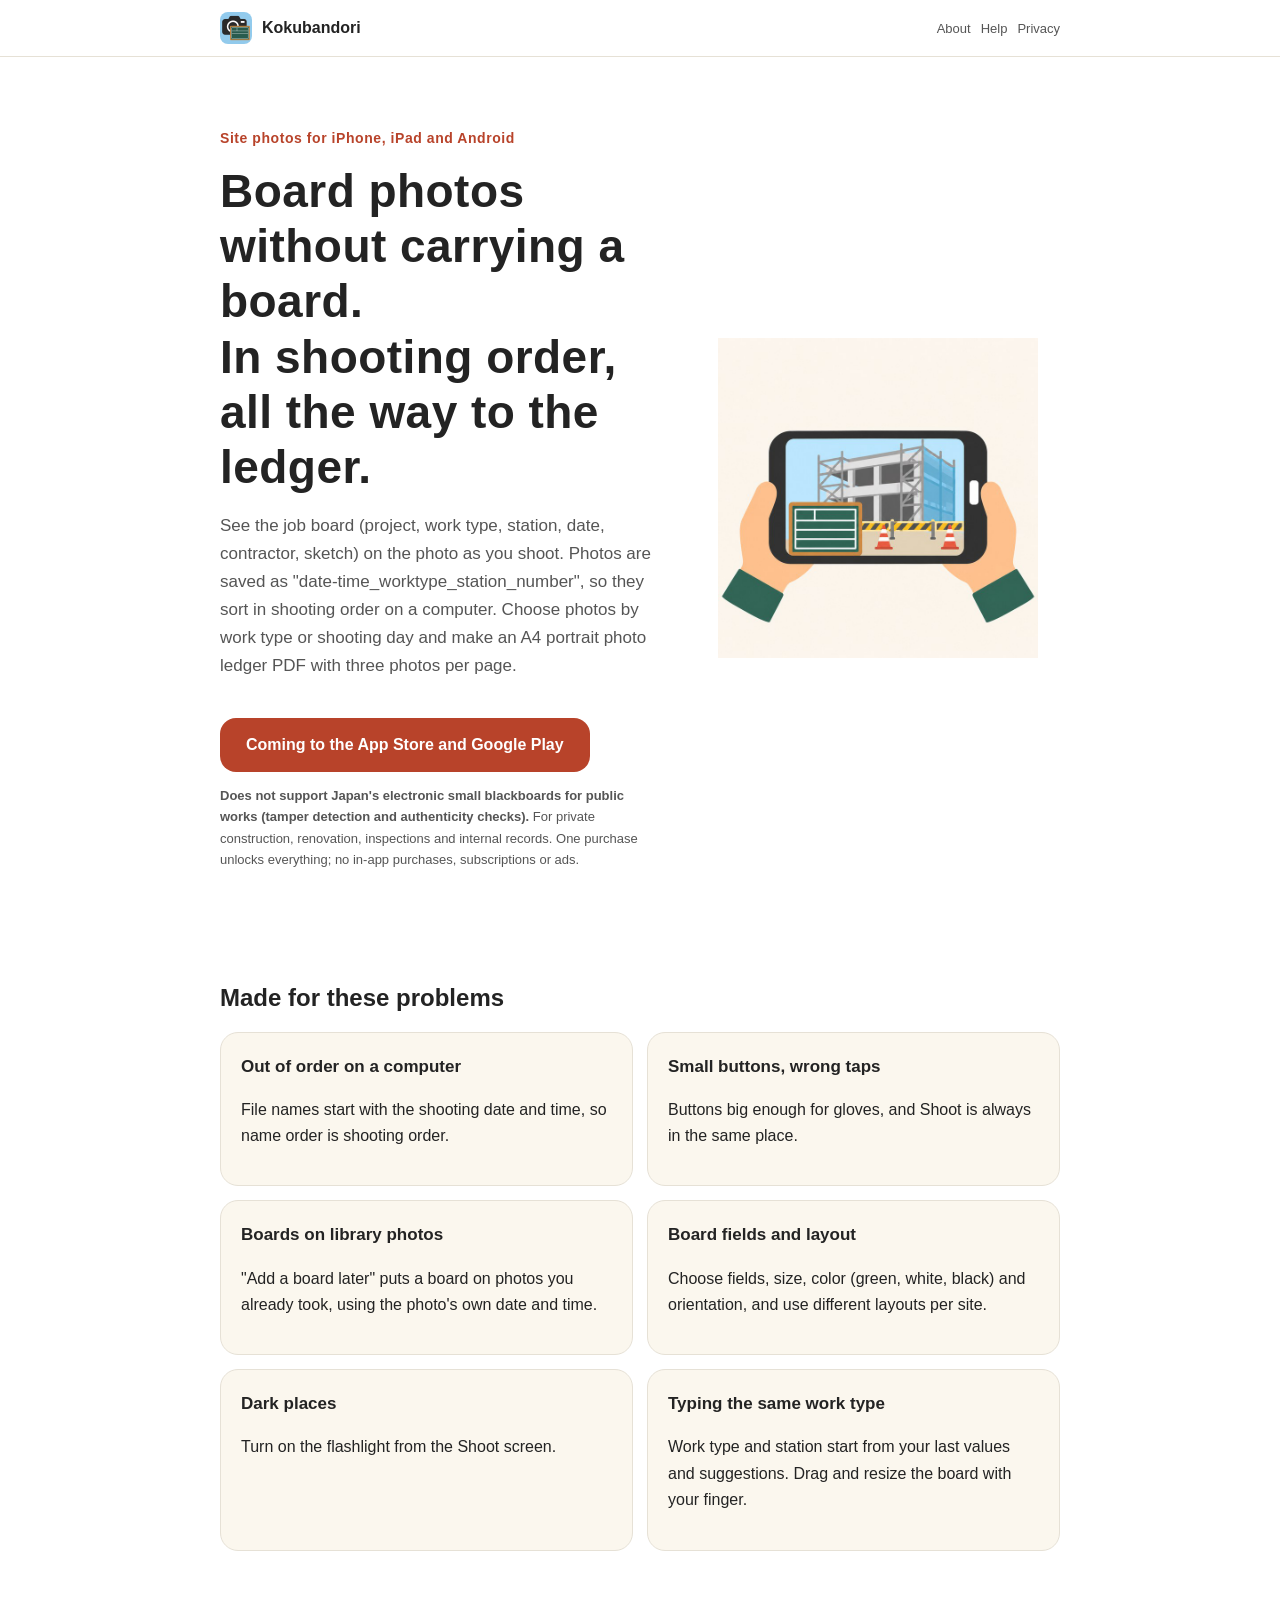
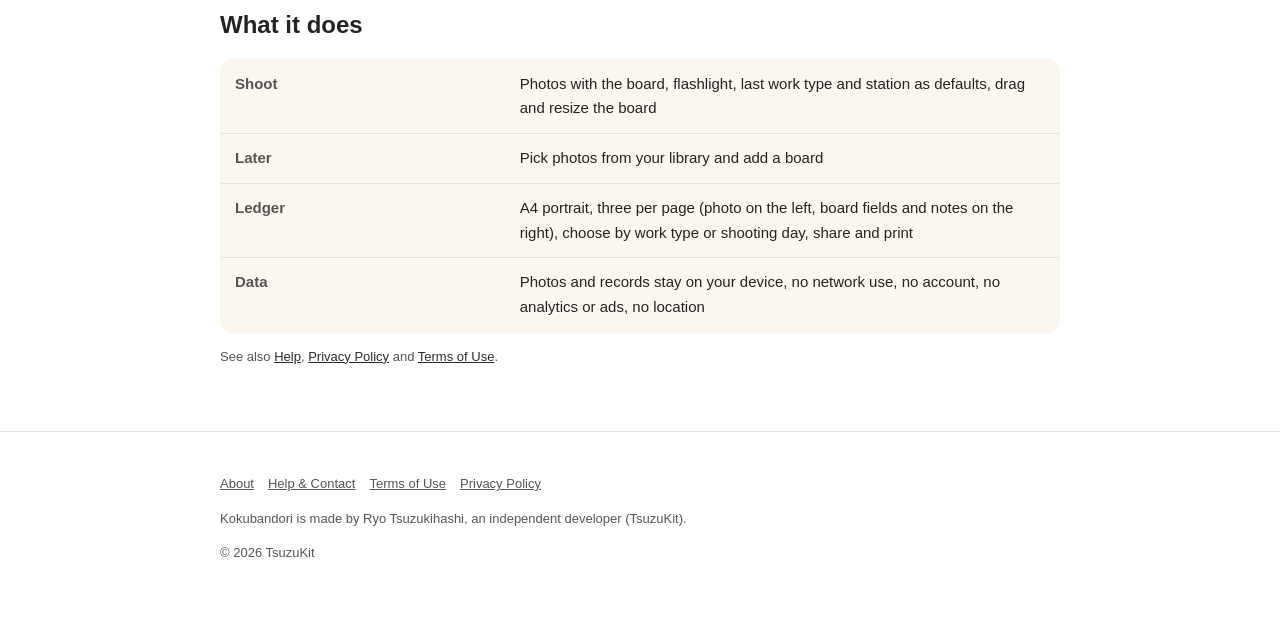
<file: index.html>
<!DOCTYPE html>
<html lang="ja" data-title-ja="こくばんどり｜工事黒板つきの現場写真と台帳 PDF" data-title-en="Kokubandori | Site photos with a job board">
<head>
<meta charset="UTF-8">
<meta name="viewport" content="width=device-width, initial-scale=1">
<script>(function(){var l=navigator.languages&&navigator.languages.length?navigator.languages:[navigator.language||"ja"],p="en";for(var i=0;i<l.length;i++){var c=String(l[i]).toLowerCase();if(c.indexOf("ja")===0){p="ja";break}if(c.indexOf("en")===0){p="en";break}}var d=document.documentElement;d.lang=p;var t=d.getAttribute("data-title-"+p);if(t){document.title=t}})();</script>
<title>こくばんどり｜工事黒板つきの現場写真と台帳 PDF</title>
<meta name="description" content="現場の写真に工事名・工種・測点・日付の黒板を入れて撮り、撮った順の名前で保存して、写真台帳の PDF に。民間・リフォーム・点検向け。公共工事の電子小黒板には対応しません。 / Shoot site photos with a job board (project, work type, station, date), save them in shooting order and make a photo ledger PDF. For private work, renovation and inspections.">
<meta property="og:title" content="こくばんどり｜工事黒板つきの現場写真と台帳 PDF">
<meta property="og:description" content="現場の写真に工事名・工種・測点・日付の黒板を入れて撮り、撮った順の名前で保存して、写真台帳の PDF に。民間・リフォーム・点検向け。公共工事の電子小黒板には対応しません。">
<meta property="og:type" content="website">
<meta property="og:url" content="https://kokubandori.tsuzukit.com/">
<meta property="og:image" content="https://kokubandori.tsuzukit.com/assets/og.jpg">
<link rel="icon" href="assets/icon.png">
<link rel="apple-touch-icon" href="assets/icon.png">
<link rel="stylesheet" href="style.css">
</head>
<body>
<div data-l="ja" lang="ja">
<header class="site"><div class="wrap">
<a class="brand" href="./"><img src="assets/icon.png" alt="" width="32" height="32">こくばんどり</a>
<nav class="site"><a href="./">紹介</a><a href="support.html">使い方</a><a href="privacy.html">プライバシー</a></nav>
</div></header>
<main class="wrap">
<section class="hero">
<div>
<p class="eyebrow">iPhone・iPad・Android の工事写真</p>
<h1>黒板を持たずに、黒板つきの写真。<br>撮った順に、台帳まで。</h1>
<p class="lead">工事名・工種・測点・日付・施工者・略図の黒板を、写真の上に見ながら撮ります。写真は「撮影日時_工種_測点_連番」の名前で保存するので、パソコンに取りこんでも撮った順に並びます。工種や撮った日で選んで、A4 縦に 3 枚ずつの写真台帳の PDF に。</p>
<a class="cta" href="#store" id="store">App Store・Google Play で配信予定</a>
<p class="note"><strong>公共工事の電子小黒板（改ざん検知・信憑性の確認）には対応していません。</strong>民間工事・リフォーム・点検・社内の記録向けです。買い切りで全部の機能が使え、アプリ内課金・サブスクリプション・広告はありません。</p>
</div>
<img src="assets/hero.jpg" alt="スマートフォンの画面の写真に黒板が乗っているイラスト" width="360">
</section>

<h2>こんな困りごとのために</h2>
<div class="grid two">
<div class="card"><h3>パソコンで順番がばらばら</h3><p>撮影日時から始まる名前で保存するので、名前の順がそのまま撮った順です。</p></div>
<div class="card"><h3>ボタンが小さくて押し間違える</h3><p>手袋でも押せる大きさのボタン。［撮る］はいつも同じ場所です。</p></div>
<div class="card"><h3>ライブラリの写真に黒板を入れたい</h3><p>「あとから黒板」で、撮ったあとの写真にも黒板を入れられます。撮影日時は写真の日時を使います。</p></div>
<div class="card"><h3>黒板の項目と並び</h3><p>項目・大きさ・色（緑・白・黒）・向きを自分で決めて、現場ごとに使い分けられます。</p></div>
<div class="card"><h3>暗い場所</h3><p>撮る画面でライトを点けられます。</p></div>
<div class="card"><h3>毎回同じ工種を入れる</h3><p>工種と測点は前の値と候補から。黒板は指で動かして、大きさも変えられます。</p></div>
</div>

<h2>できること</h2>
<table>
<tr><th>撮る</th><td>黒板つきの撮影・ライト・前の工種と測点を既定に・黒板を動かす／大きさを変える</td></tr>
<tr><th>あとから</th><td>写真のライブラリから選んで黒板を入れる</td></tr>
<tr><th>台帳</th><td>A4 縦に 3 枚（左に写真・右に黒板の項目と備考）・工種や撮った日で選ぶ・共有・印刷</td></tr>
<tr><th>データ</th><td>写真と記録は端末の中だけ・通信しない・アカウントなし・解析と広告なし・位置情報は使わない</td></tr>
</table>
<p class="note"><a href="support.html">使い方</a>・<a href="privacy.html">プライバシーポリシー</a>・<a href="terms.html">利用規約</a>もご覧ください。</p>
</main>
<footer class="site"><div class="wrap">
<p><a href="./">紹介</a><a href="support.html">使い方とお問い合わせ</a><a href="terms.html">利用規約</a><a href="privacy.html">プライバシーポリシー</a></p>
<p>こくばんどりは、個人開発者の續橋涼（TsuzuKit）が作っているアプリです。</p>
<p>© 2026 TsuzuKit</p>
</div></footer>
</div>
<div data-l="en" lang="en">
<header class="site"><div class="wrap">
<a class="brand" href="./"><img src="assets/icon.png" alt="" width="32" height="32">Kokubandori</a>
<nav class="site"><a href="./">About</a><a href="support.html">Help</a><a href="privacy.html">Privacy</a></nav>
</div></header>
<main class="wrap">
<section class="hero">
<div>
<p class="eyebrow">Site photos for iPhone, iPad and Android</p>
<h1>Board photos without carrying a board.<br>In shooting order, all the way to the ledger.</h1>
<p class="lead">See the job board (project, work type, station, date, contractor, sketch) on the photo as you shoot. Photos are saved as "date-time_worktype_station_number", so they sort in shooting order on a computer. Choose photos by work type or shooting day and make an A4 portrait photo ledger PDF with three photos per page.</p>
<a class="cta" href="#store" id="store">Coming to the App Store and Google Play</a>
<p class="note"><strong>Does not support Japan's electronic small blackboards for public works (tamper detection and authenticity checks).</strong> For private construction, renovation, inspections and internal records. One purchase unlocks everything; no in-app purchases, subscriptions or ads.</p>
</div>
<img src="assets/hero.jpg" alt="Illustration of a job board over a photo on a phone screen" width="360">
</section>

<h2>Made for these problems</h2>
<div class="grid two">
<div class="card"><h3>Out of order on a computer</h3><p>File names start with the shooting date and time, so name order is shooting order.</p></div>
<div class="card"><h3>Small buttons, wrong taps</h3><p>Buttons big enough for gloves, and Shoot is always in the same place.</p></div>
<div class="card"><h3>Boards on library photos</h3><p>"Add a board later" puts a board on photos you already took, using the photo's own date and time.</p></div>
<div class="card"><h3>Board fields and layout</h3><p>Choose fields, size, color (green, white, black) and orientation, and use different layouts per site.</p></div>
<div class="card"><h3>Dark places</h3><p>Turn on the flashlight from the Shoot screen.</p></div>
<div class="card"><h3>Typing the same work type</h3><p>Work type and station start from your last values and suggestions. Drag and resize the board with your finger.</p></div>
</div>

<h2>What it does</h2>
<table>
<tr><th>Shoot</th><td>Photos with the board, flashlight, last work type and station as defaults, drag and resize the board</td></tr>
<tr><th>Later</th><td>Pick photos from your library and add a board</td></tr>
<tr><th>Ledger</th><td>A4 portrait, three per page (photo on the left, board fields and notes on the right), choose by work type or shooting day, share and print</td></tr>
<tr><th>Data</th><td>Photos and records stay on your device, no network use, no account, no analytics or ads, no location</td></tr>
</table>
<p class="note">See also <a href="support.html">Help</a>, <a href="privacy.html">Privacy Policy</a> and <a href="terms.html">Terms of Use</a>.</p>
</main>
<footer class="site"><div class="wrap">
<p><a href="./">About</a><a href="support.html">Help & Contact</a><a href="terms.html">Terms of Use</a><a href="privacy.html">Privacy Policy</a></p>
<p>Kokubandori is made by Ryo Tsuzukihashi, an independent developer (TsuzuKit).</p>
<p>© 2026 TsuzuKit</p>
</div></footer>
</div>
</body>
</html>
</file>
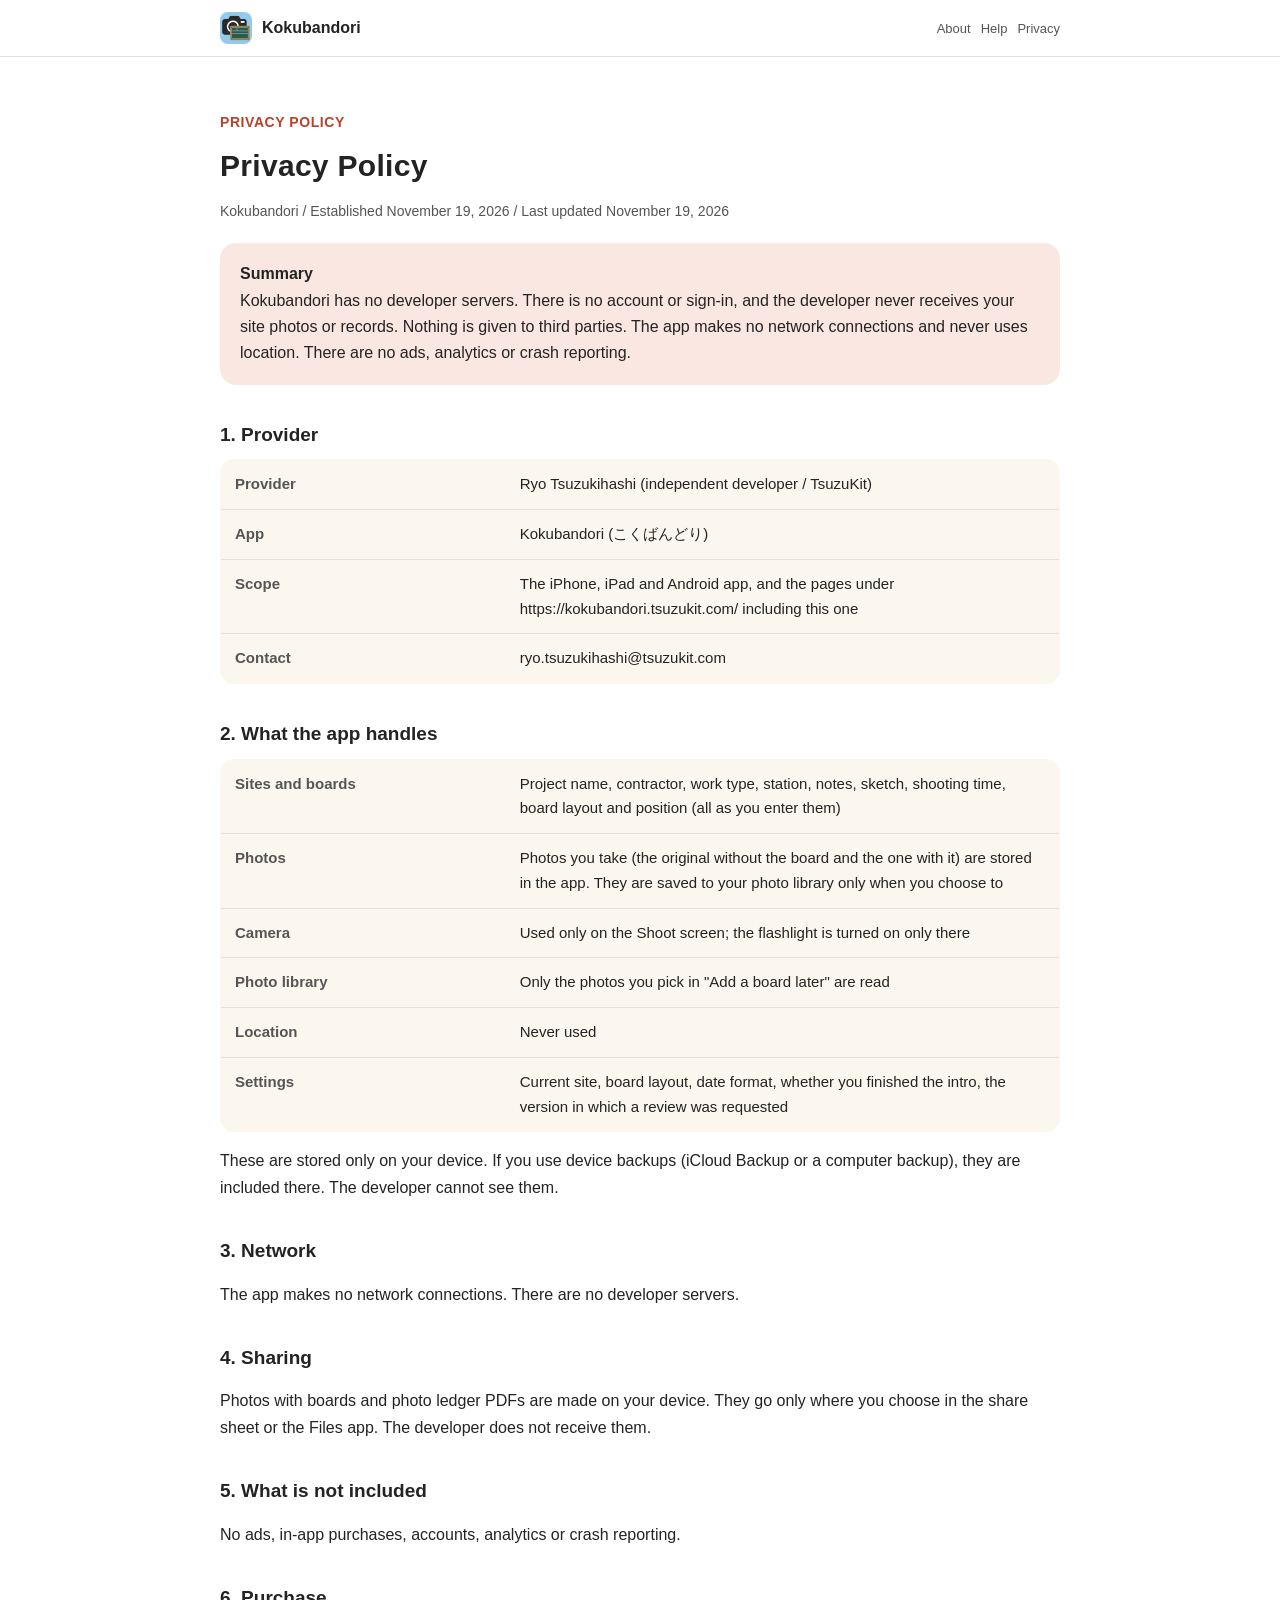
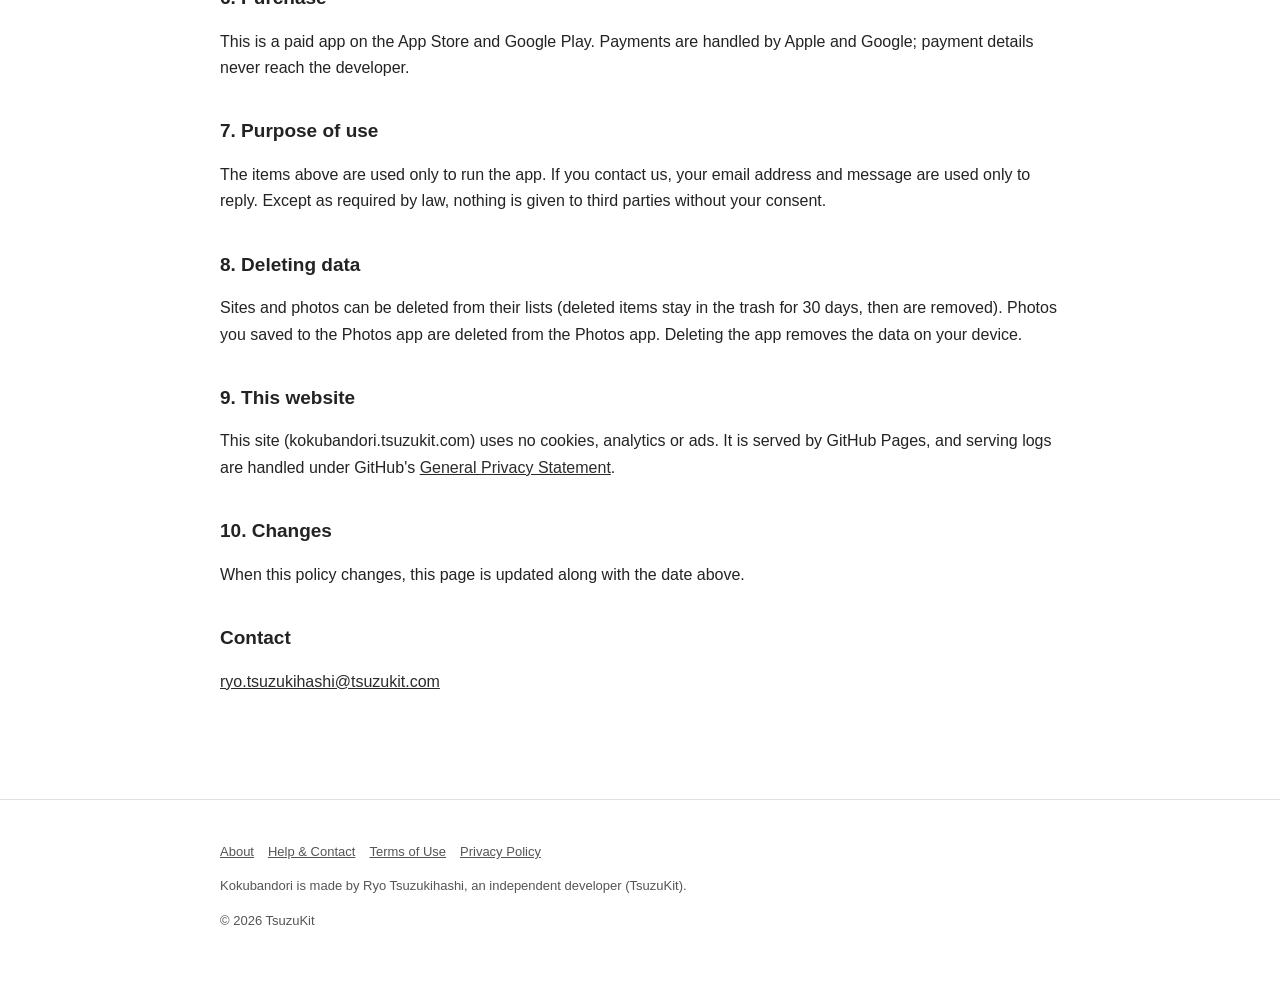
<file: privacy.html>
<!DOCTYPE html>
<html lang="ja" data-title-ja="プライバシーポリシー - こくばんどり" data-title-en="Privacy Policy - Kokubandori">
<head>
<meta charset="UTF-8">
<meta name="viewport" content="width=device-width, initial-scale=1">
<script>(function(){var l=navigator.languages&&navigator.languages.length?navigator.languages:[navigator.language||"ja"],p="en";for(var i=0;i<l.length;i++){var c=String(l[i]).toLowerCase();if(c.indexOf("ja")===0){p="ja";break}if(c.indexOf("en")===0){p="en";break}}var d=document.documentElement;d.lang=p;var t=d.getAttribute("data-title-"+p);if(t){document.title=t}})();</script>
<title>プライバシーポリシー - こくばんどり</title>
<meta name="description" content="こくばんどりのプライバシーポリシー。開発者は個人情報を集めません。現場の写真と記録は端末の外に送りません。 / Privacy Policy for Kokubandori. The developer collects no personal information. Your site photos and records never leave your device.">
<meta property="og:title" content="プライバシーポリシー - こくばんどり">
<meta property="og:description" content="こくばんどりのプライバシーポリシー。開発者は個人情報を集めません。現場の写真と記録は端末の外に送りません。">
<meta property="og:type" content="website">
<meta property="og:url" content="https://kokubandori.tsuzukit.com/privacy.html">
<meta property="og:image" content="https://kokubandori.tsuzukit.com/assets/og.jpg">
<link rel="icon" href="assets/icon.png">
<link rel="apple-touch-icon" href="assets/icon.png">
<link rel="stylesheet" href="style.css">
</head>
<body>
<div data-l="ja" lang="ja">
<header class="site"><div class="wrap">
<a class="brand" href="./"><img src="assets/icon.png" alt="" width="32" height="32">こくばんどり</a>
<nav class="site"><a href="./">紹介</a><a href="support.html">使い方</a><a href="privacy.html">プライバシー</a></nav>
</div></header>
<main class="wrap">
<article class="doc">
<p class="eyebrow">PRIVACY POLICY</p>
<h1>プライバシーポリシー</h1>
<p class="meta">こくばんどり／制定日 2026年11月19日／改定日 2026年11月19日</p>
<div class="summary"><strong>このポリシーの要旨</strong><br>こくばんどりは、開発者のサーバーを持たないアプリです。アカウント登録やログインはなく、開発者があなたの現場の写真や記録を受け取ることはありません。第三者に渡すこともありません。アプリは通信をせず、位置情報も使いません。広告、分析ツール、クラッシュを報告する仕組みは入れていません。</div>
<h2>1. 提供者</h2>
<table>
<tr><th>提供者</th><td>續橋涼（個人開発者 / TsuzuKit）</td></tr>
<tr><th>アプリ名</th><td>こくばんどり（英語名 Kokubandori）</td></tr>
<tr><th>対象</th><td>iPhone・iPad・Android 向けアプリと、このページを含む https://kokubandori.tsuzukit.com/ 配下のページ</td></tr>
<tr><th>連絡先</th><td>ryo.tsuzukihashi@tsuzukit.com</td></tr>
</table>
<h2>2. アプリが扱うもの</h2>
<table>
<tr><th>現場と黒板の記録</th><td>工事名・施工者・工種・測点・備考・略図・撮影日時・黒板の様式と位置（どれもあなたが入れたもの）</td></tr>
<tr><th>写真</th><td>撮った写真（黒板なしの元と黒板つき）はアプリの中に保存します。写真のライブラリへの保存は、あなたが選んだときだけです</td></tr>
<tr><th>カメラ</th><td>［撮る］の画面でだけ使います。ライトもこの画面でだけ点けます</td></tr>
<tr><th>写真のライブラリ</th><td>「あとから黒板」で、あなたが選んだ写真だけを読みます</td></tr>
<tr><th>位置</th><td>使いません</td></tr>
<tr><th>アプリの設定</th><td>いまの現場・黒板の様式・日付の書き方・案内を終えたかどうか・レビューのお願いを出した版</td></tr>
</table>
<p>これらは端末の中にだけ保存します。端末のバックアップ（iCloud バックアップやパソコンへのバックアップ）を使っている場合は、その中に含まれます。開発者は、その中身を見ることはできません。</p>
<h2>3. 通信</h2>
<p>アプリは通信をしません。開発者のサーバーはありません。</p>
<h2>4. 書き出し</h2>
<p>黒板つきの写真と写真台帳の PDF は端末の中で作ります。送り先は、あなたが共有の画面やファイル App で選んだ場所です。開発者には届きません。</p>
<h2>5. 入れていないもの</h2>
<p>広告・アプリ内課金・アカウント登録・分析ツール・クラッシュの報告は入れていません。</p>
<h2>6. 購入</h2>
<p>本アプリは App Store と Google Play の有料アプリです。お支払いは Apple・Google が処理し、支払いの情報は開発者には届きません。</p>
<h2>7. 情報を使う目的</h2>
<p>上のものは、アプリを動かすためだけに使います。お問い合わせをいただいたときは、メールアドレスと内容をお返事のためだけに使います。法令にもとづく場合を除き、本人の同意なく第三者に渡すことはありません。</p>
<h2>8. 消したいとき</h2>
<p>現場と写真は、それぞれの一覧から消せます（消したものはゴミ箱に30日残り、そのあと消えます）。写真のアプリに保存した写真は、写真のアプリから消してください。アプリを消すと、端末の中のデータは消えます。</p>
<h2>9. このウェブサイトについて</h2>
<p>このサイト（kokubandori.tsuzukit.com）は、Cookie も、アクセスを計測する仕組みも、広告も使っていません。サイトは GitHub Pages で配信しており、配信の記録は GitHub の <a href="https://docs.github.com/ja/site-policy/privacy-policies/github-general-privacy-statement">プライバシーについての声明</a> に沿って扱われます。</p>
<h2>10. 改定</h2>
<p>このポリシーを変えるときは、このページを書きかえ、上の改定日を新しくします。</p>
<h2>お問い合わせ</h2>
<p><a href="mailto:ryo.tsuzukihashi@tsuzukit.com">ryo.tsuzukihashi@tsuzukit.com</a></p>
</article>
</main>
<footer class="site"><div class="wrap">
<p><a href="./">紹介</a><a href="support.html">使い方とお問い合わせ</a><a href="terms.html">利用規約</a><a href="privacy.html">プライバシーポリシー</a></p>
<p>こくばんどりは、個人開発者の續橋涼（TsuzuKit）が作っているアプリです。</p>
<p>© 2026 TsuzuKit</p>
</div></footer>
</div>
<div data-l="en" lang="en">
<header class="site"><div class="wrap">
<a class="brand" href="./"><img src="assets/icon.png" alt="" width="32" height="32">Kokubandori</a>
<nav class="site"><a href="./">About</a><a href="support.html">Help</a><a href="privacy.html">Privacy</a></nav>
</div></header>
<main class="wrap">
<article class="doc">
<p class="eyebrow">PRIVACY POLICY</p>
<h1>Privacy Policy</h1>
<p class="meta">Kokubandori / Established November 19, 2026 / Last updated November 19, 2026</p>
<div class="summary"><strong>Summary</strong><br>Kokubandori has no developer servers. There is no account or sign-in, and the developer never receives your site photos or records. Nothing is given to third parties. The app makes no network connections and never uses location. There are no ads, analytics or crash reporting.</div>
<h2>1. Provider</h2>
<table>
<tr><th>Provider</th><td>Ryo Tsuzukihashi (independent developer / TsuzuKit)</td></tr>
<tr><th>App</th><td>Kokubandori (こくばんどり)</td></tr>
<tr><th>Scope</th><td>The iPhone, iPad and Android app, and the pages under https://kokubandori.tsuzukit.com/ including this one</td></tr>
<tr><th>Contact</th><td>ryo.tsuzukihashi@tsuzukit.com</td></tr>
</table>
<h2>2. What the app handles</h2>
<table>
<tr><th>Sites and boards</th><td>Project name, contractor, work type, station, notes, sketch, shooting time, board layout and position (all as you enter them)</td></tr>
<tr><th>Photos</th><td>Photos you take (the original without the board and the one with it) are stored in the app. They are saved to your photo library only when you choose to</td></tr>
<tr><th>Camera</th><td>Used only on the Shoot screen; the flashlight is turned on only there</td></tr>
<tr><th>Photo library</th><td>Only the photos you pick in "Add a board later" are read</td></tr>
<tr><th>Location</th><td>Never used</td></tr>
<tr><th>Settings</th><td>Current site, board layout, date format, whether you finished the intro, the version in which a review was requested</td></tr>
</table>
<p>These are stored only on your device. If you use device backups (iCloud Backup or a computer backup), they are included there. The developer cannot see them.</p>
<h2>3. Network</h2>
<p>The app makes no network connections. There are no developer servers.</p>
<h2>4. Sharing</h2>
<p>Photos with boards and photo ledger PDFs are made on your device. They go only where you choose in the share sheet or the Files app. The developer does not receive them.</p>
<h2>5. What is not included</h2>
<p>No ads, in-app purchases, accounts, analytics or crash reporting.</p>
<h2>6. Purchase</h2>
<p>This is a paid app on the App Store and Google Play. Payments are handled by Apple and Google; payment details never reach the developer.</p>
<h2>7. Purpose of use</h2>
<p>The items above are used only to run the app. If you contact us, your email address and message are used only to reply. Except as required by law, nothing is given to third parties without your consent.</p>
<h2>8. Deleting data</h2>
<p>Sites and photos can be deleted from their lists (deleted items stay in the trash for 30 days, then are removed). Photos you saved to the Photos app are deleted from the Photos app. Deleting the app removes the data on your device.</p>
<h2>9. This website</h2>
<p>This site (kokubandori.tsuzukit.com) uses no cookies, analytics or ads. It is served by GitHub Pages, and serving logs are handled under GitHub's <a href="https://docs.github.com/en/site-policy/privacy-policies/github-general-privacy-statement">General Privacy Statement</a>.</p>
<h2>10. Changes</h2>
<p>When this policy changes, this page is updated along with the date above.</p>
<h2>Contact</h2>
<p><a href="mailto:ryo.tsuzukihashi@tsuzukit.com">ryo.tsuzukihashi@tsuzukit.com</a></p>
</article>
</main>
<footer class="site"><div class="wrap">
<p><a href="./">About</a><a href="support.html">Help & Contact</a><a href="terms.html">Terms of Use</a><a href="privacy.html">Privacy Policy</a></p>
<p>Kokubandori is made by Ryo Tsuzukihashi, an independent developer (TsuzuKit).</p>
<p>© 2026 TsuzuKit</p>
</div></footer>
</div>
</body>
</html>
</file>
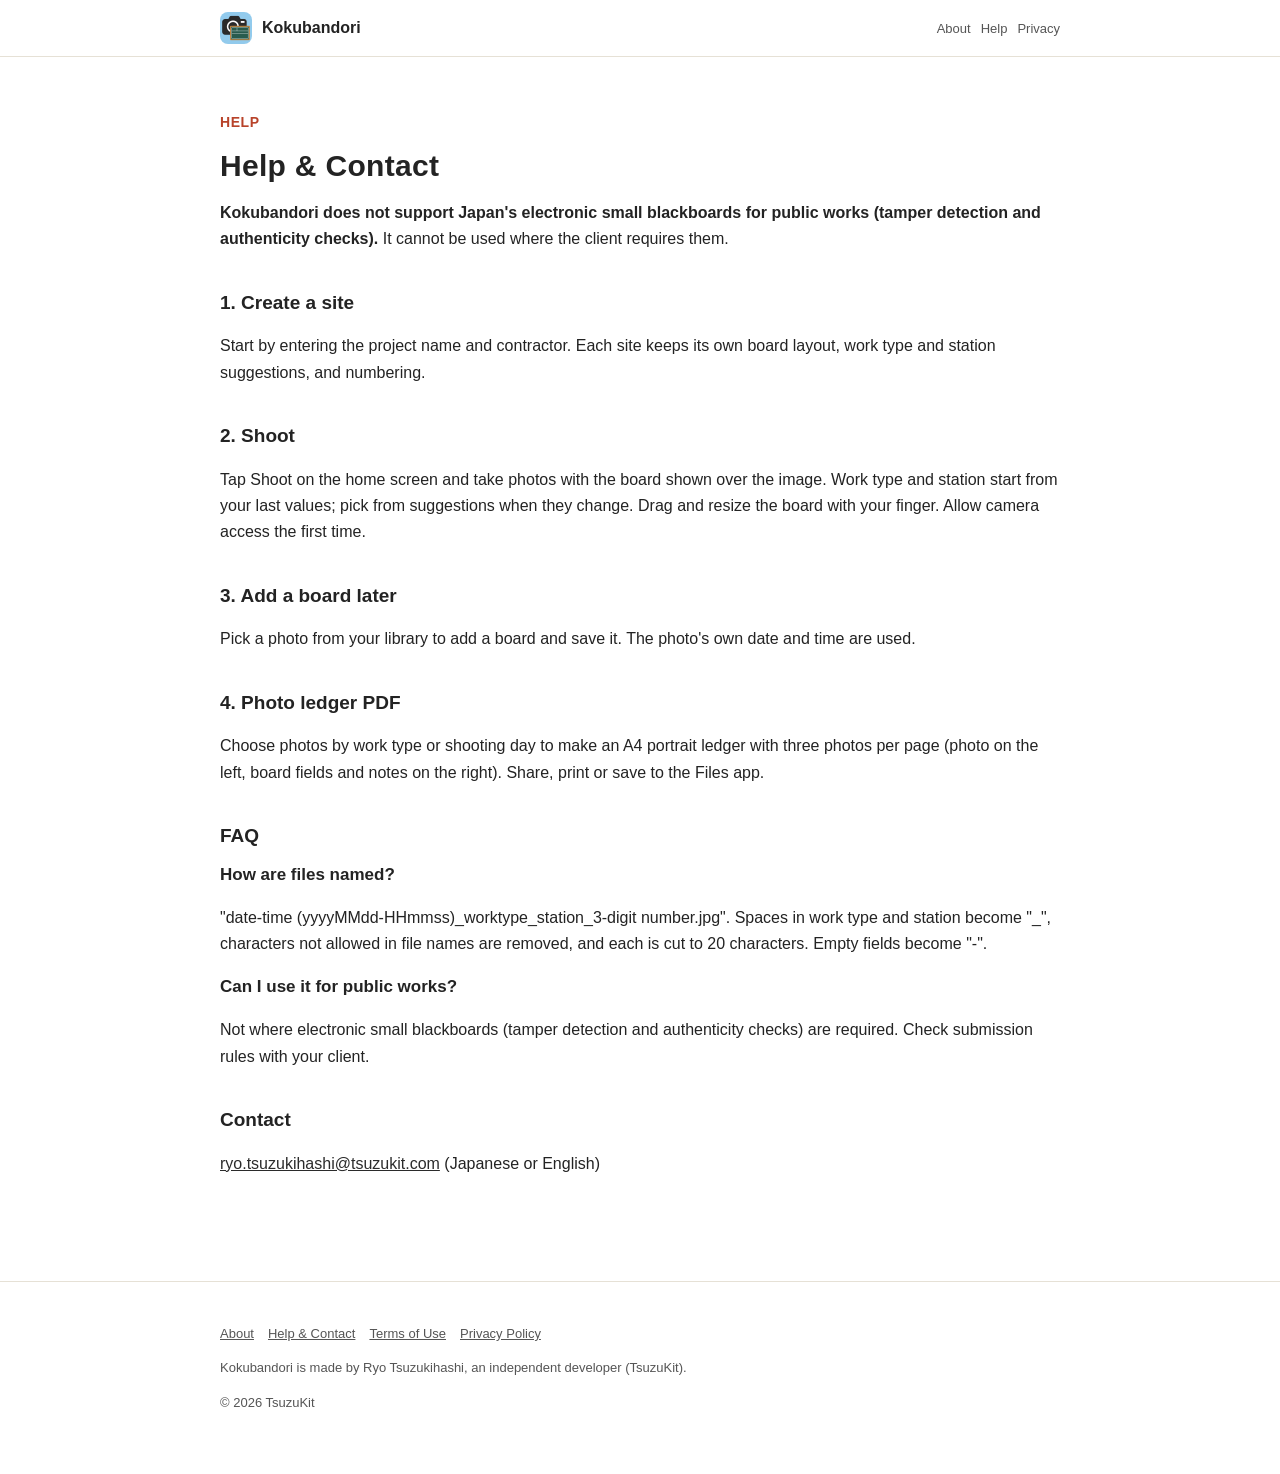
<file: support.html>
<!DOCTYPE html>
<html lang="ja" data-title-ja="使い方とお問い合わせ - こくばんどり" data-title-en="Help &amp; Contact - Kokubandori">
<head>
<meta charset="UTF-8">
<meta name="viewport" content="width=device-width, initial-scale=1">
<script>(function(){var l=navigator.languages&&navigator.languages.length?navigator.languages:[navigator.language||"ja"],p="en";for(var i=0;i<l.length;i++){var c=String(l[i]).toLowerCase();if(c.indexOf("ja")===0){p="ja";break}if(c.indexOf("en")===0){p="en";break}}var d=document.documentElement;d.lang=p;var t=d.getAttribute("data-title-"+p);if(t){document.title=t}})();</script>
<title>使い方とお問い合わせ - こくばんどり</title>
<meta name="description" content="こくばんどりの使い方（現場・黒板の様式・撮る・あとから黒板・台帳 PDF）とよくあるご質問、お問い合わせ。 / How to use Kokubandori (sites, board layouts, shooting, adding a board later, photo ledger PDF), FAQ and contact.">
<meta property="og:title" content="使い方とお問い合わせ - こくばんどり">
<meta property="og:description" content="こくばんどりの使い方（現場・黒板の様式・撮る・あとから黒板・台帳 PDF）とよくあるご質問、お問い合わせ。">
<meta property="og:type" content="website">
<meta property="og:url" content="https://kokubandori.tsuzukit.com/support.html">
<meta property="og:image" content="https://kokubandori.tsuzukit.com/assets/og.jpg">
<link rel="icon" href="assets/icon.png">
<link rel="apple-touch-icon" href="assets/icon.png">
<link rel="stylesheet" href="style.css">
</head>
<body>
<div data-l="ja" lang="ja">
<header class="site"><div class="wrap">
<a class="brand" href="./"><img src="assets/icon.png" alt="" width="32" height="32">こくばんどり</a>
<nav class="site"><a href="./">紹介</a><a href="support.html">使い方</a><a href="privacy.html">プライバシー</a></nav>
</div></header>
<main class="wrap">
<article class="doc">
<p class="eyebrow">HELP</p>
<h1>使い方とお問い合わせ</h1>
<p><strong>公共工事の電子小黒板（改ざん検知・信憑性の確認）には対応していません。</strong>発注者が電子小黒板を求める工事には使えません。</p>
<h2>1. 現場をつくる</h2>
<p>はじめに工事名と施工者を入れて現場をつくります。現場ごとに、黒板の様式・工種と測点の候補・連番を持ちます。</p>
<h2>2. 撮る</h2>
<p>ホームの［撮る］で、黒板が写真の上に見えたまま撮ります。工種と測点は前の値が入っているので、違うときだけ候補から選びます。黒板は指で動かして、大きさも変えられます。はじめてのときにカメラの使用を許可してください。</p>
<h2>3. あとから黒板</h2>
<p>写真のライブラリから写真を選ぶと、黒板を入れて保存できます。撮影日時は、その写真の日時を使います。</p>
<h2>4. 写真台帳の PDF</h2>
<p>工種や撮った日で写真を選んで、A4 縦に 3 枚ずつ（左に写真・右に黒板の項目と備考）の台帳を作ります。共有・印刷・ファイル App に保存できます。</p>
<h2>よくあるご質問</h2>
<h3>ファイル名の決まりは？</h3>
<p>「撮影日時（年月日-時分秒）_工種_測点_連番3桁.jpg」です。工種と測点の空白は「_」に、ファイル名に使えない記号は外し、それぞれ 20 字までにします。空のときは「-」です。</p>
<h3>公共工事に使えますか？</h3>
<p>電子小黒板（改ざん検知・信憑性の確認）が求められる工事には使えません。提出の決まりは発注者に確かめてください。</p>
<h2>お問い合わせ</h2>
<p><a href="mailto:ryo.tsuzukihashi@tsuzukit.com">ryo.tsuzukihashi@tsuzukit.com</a>（日本語・英語）</p>
</article>
</main>
<footer class="site"><div class="wrap">
<p><a href="./">紹介</a><a href="support.html">使い方とお問い合わせ</a><a href="terms.html">利用規約</a><a href="privacy.html">プライバシーポリシー</a></p>
<p>こくばんどりは、個人開発者の續橋涼（TsuzuKit）が作っているアプリです。</p>
<p>© 2026 TsuzuKit</p>
</div></footer>
</div>
<div data-l="en" lang="en">
<header class="site"><div class="wrap">
<a class="brand" href="./"><img src="assets/icon.png" alt="" width="32" height="32">Kokubandori</a>
<nav class="site"><a href="./">About</a><a href="support.html">Help</a><a href="privacy.html">Privacy</a></nav>
</div></header>
<main class="wrap">
<article class="doc">
<p class="eyebrow">HELP</p>
<h1>Help &amp; Contact</h1>
<p><strong>Kokubandori does not support Japan's electronic small blackboards for public works (tamper detection and authenticity checks).</strong> It cannot be used where the client requires them.</p>
<h2>1. Create a site</h2>
<p>Start by entering the project name and contractor. Each site keeps its own board layout, work type and station suggestions, and numbering.</p>
<h2>2. Shoot</h2>
<p>Tap Shoot on the home screen and take photos with the board shown over the image. Work type and station start from your last values; pick from suggestions when they change. Drag and resize the board with your finger. Allow camera access the first time.</p>
<h2>3. Add a board later</h2>
<p>Pick a photo from your library to add a board and save it. The photo's own date and time are used.</p>
<h2>4. Photo ledger PDF</h2>
<p>Choose photos by work type or shooting day to make an A4 portrait ledger with three photos per page (photo on the left, board fields and notes on the right). Share, print or save to the Files app.</p>
<h2>FAQ</h2>
<h3>How are files named?</h3>
<p>"date-time (yyyyMMdd-HHmmss)_worktype_station_3-digit number.jpg". Spaces in work type and station become "_", characters not allowed in file names are removed, and each is cut to 20 characters. Empty fields become "-".</p>
<h3>Can I use it for public works?</h3>
<p>Not where electronic small blackboards (tamper detection and authenticity checks) are required. Check submission rules with your client.</p>
<h2>Contact</h2>
<p><a href="mailto:ryo.tsuzukihashi@tsuzukit.com">ryo.tsuzukihashi@tsuzukit.com</a> (Japanese or English)</p>
</article>
</main>
<footer class="site"><div class="wrap">
<p><a href="./">About</a><a href="support.html">Help & Contact</a><a href="terms.html">Terms of Use</a><a href="privacy.html">Privacy Policy</a></p>
<p>Kokubandori is made by Ryo Tsuzukihashi, an independent developer (TsuzuKit).</p>
<p>© 2026 TsuzuKit</p>
</div></footer>
</div>
</body>
</html>
</file>
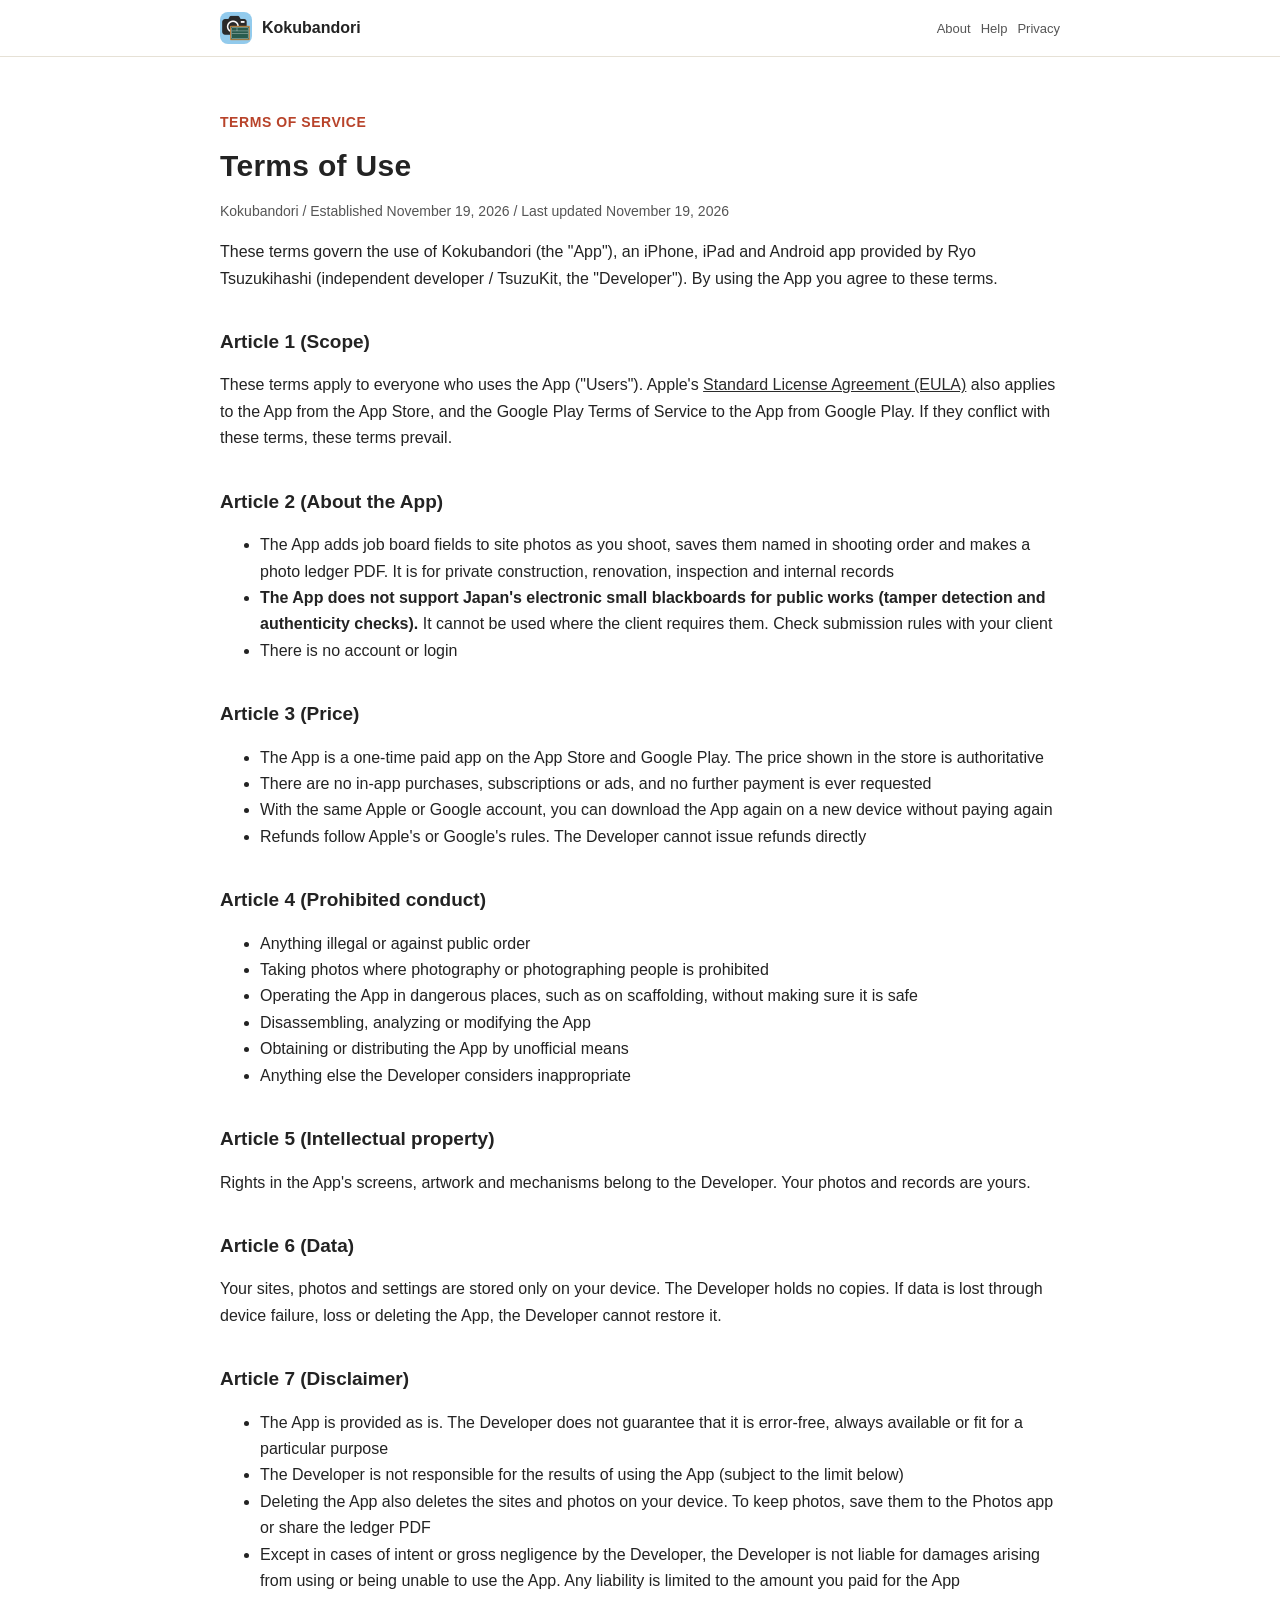
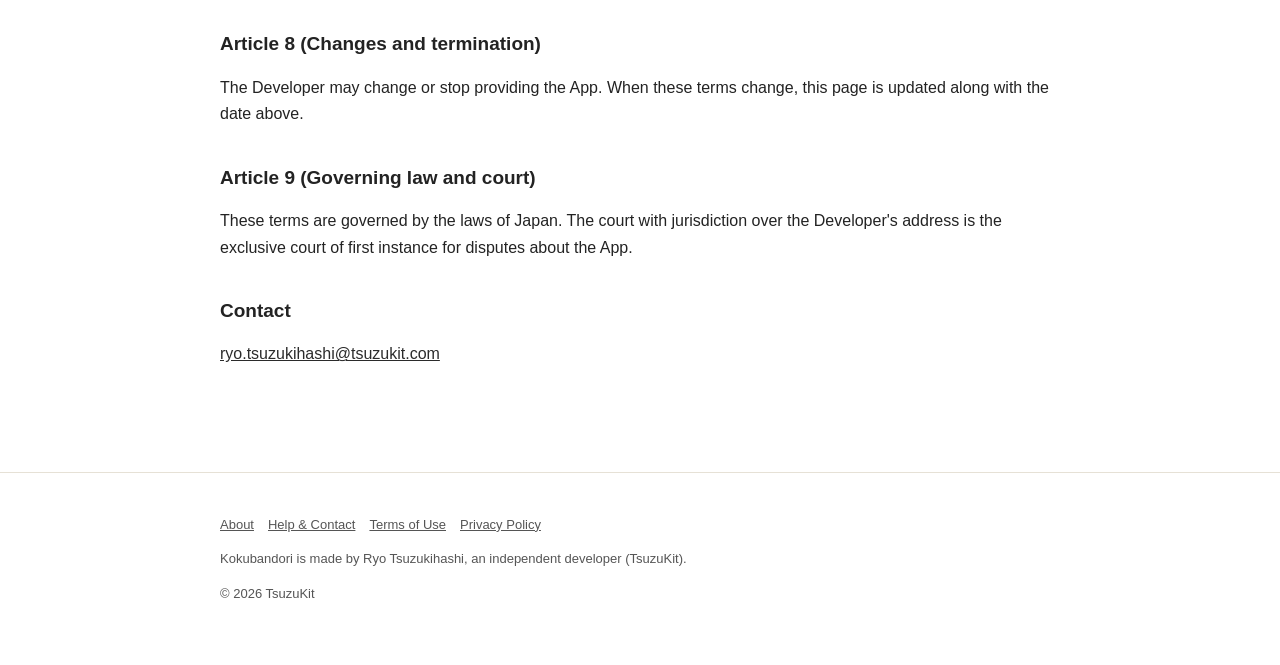
<file: terms.html>
<!DOCTYPE html>
<html lang="ja" data-title-ja="利用規約 - こくばんどり" data-title-en="Terms of Use - Kokubandori">
<head>
<meta charset="UTF-8">
<meta name="viewport" content="width=device-width, initial-scale=1">
<script>(function(){var l=navigator.languages&&navigator.languages.length?navigator.languages:[navigator.language||"ja"],p="en";for(var i=0;i<l.length;i++){var c=String(l[i]).toLowerCase();if(c.indexOf("ja")===0){p="ja";break}if(c.indexOf("en")===0){p="en";break}}var d=document.documentElement;d.lang=p;var t=d.getAttribute("data-title-"+p);if(t){document.title=t}})();</script>
<title>利用規約 - こくばんどり</title>
<meta name="description" content="こくばんどりの利用規約。 / Terms of Use for Kokubandori.">
<meta property="og:title" content="利用規約 - こくばんどり">
<meta property="og:description" content="こくばんどりの利用規約。">
<meta property="og:type" content="website">
<meta property="og:url" content="https://kokubandori.tsuzukit.com/terms.html">
<meta property="og:image" content="https://kokubandori.tsuzukit.com/assets/og.jpg">
<link rel="icon" href="assets/icon.png">
<link rel="apple-touch-icon" href="assets/icon.png">
<link rel="stylesheet" href="style.css">
</head>
<body>
<div data-l="ja" lang="ja">
<header class="site"><div class="wrap">
<a class="brand" href="./"><img src="assets/icon.png" alt="" width="32" height="32">こくばんどり</a>
<nav class="site"><a href="./">紹介</a><a href="support.html">使い方</a><a href="privacy.html">プライバシー</a></nav>
</div></header>
<main class="wrap">
<article class="doc">
<p class="eyebrow">TERMS OF SERVICE</p>
<h1>利用規約</h1>
<p class="meta">こくばんどり／制定日 2026年11月19日／改定日 2026年11月19日</p>
<p>この規約は、續橋涼（個人開発者 / TsuzuKit。以下「開発者」）が提供する iPhone・iPad・Android アプリ「こくばんどり」（以下「本アプリ」）を使うときの決まりです。本アプリを使った時点で、この規約に同意したものとします。</p>
<h2>第1条（適用）</h2>
<p>この規約は、本アプリを使うすべての方（以下「利用者」）に適用されます。App Store から入れた本アプリには、Apple が定める<a href="https://www.apple.com/legal/internet-services/itunes/dev/stdeula/">標準のライセンス契約（EULA）</a>も、Google Play から入れた本アプリには Google Play の利用規約も、あわせて適用されます。この規約とそれらが食い違うときは、この規約を優先します。</p>
<h2>第2条（本アプリについて）</h2>
<ul>
<li>本アプリは、現場の写真に黒板の項目を入れて撮り、撮った順の名前で保存して写真台帳の PDF にするための道具です。民間工事・リフォーム・点検・社内の記録向けです</li>
<li><strong>公共工事の電子小黒板（改ざん検知・信憑性の確認）には対応していません。</strong>発注者が電子小黒板を求める工事には使えません。提出の決まりは、発注者に確かめてください</li>
<li>アカウント登録やログインはありません</li>
</ul>
<h2>第3条（料金）</h2>
<ul>
<li>本アプリは、App Store・Google Play で購入する買い切りの有料アプリです。価格はストアに表示されるものが正です</li>
<li>アプリ内課金、サブスクリプション、広告はありません。購入したあとに追加の支払いを求めることはありません</li>
<li>同じ Apple アカウント・Google アカウントであれば、機種変更やアプリの入れ直しのときに、もう一度お支払いいただかずにダウンロードできます</li>
<li>返金は Apple・Google の規定に従います。開発者が直接返金することはできません</li>
</ul>
<h2>第4条（禁止事項）</h2>
<p>本アプリを使うとき、次のことをしてはいけません。</p>
<ul>
<li>法令や公序良俗に反すること</li>
<li>撮影が禁じられている場所や、人を写してはいけない場所で撮ること</li>
<li>足場の上など危ない場所で、安全を確かめずに操作すること</li>
<li>本アプリを分解・解析・改変すること</li>
<li>本アプリを正規の方法以外で入手したり、配ったりすること</li>
<li>そのほか、開発者が不適切と判断すること</li>
</ul>
<h2>第5条（知的財産）</h2>
<p>本アプリの画面・絵・仕組みについての権利は、開発者にあります。利用者が撮った写真と記録は、利用者のものです。</p>
<h2>第6条（データ）</h2>
<p>現場・写真・設定は、利用者の端末の中にだけ保存されます。開発者はその記録を持っていません。端末の故障や紛失、アプリの削除などで消えても、開発者は元に戻すことができません。</p>
<h2>第7条（免責事項）</h2>
<ul>
<li>本アプリは、そのままの状態で提供します。開発者は、本アプリに誤りがないこと、いつでも使えること、特定の目的に合うことを保証しません</li>
<li>本アプリを使った結果について、開発者は責任を負いません（下の項の上限のとおり）</li>
<li>アプリを消すと、端末の中の現場と写真も消えます。残したい写真は、写真のアプリに保存するか、台帳 PDF を共有してください</li>
<li>本アプリを使ったこと、または使えなかったことで利用者や周りの人に損害が生じても、開発者に故意または重大な過失がある場合を除き、開発者は責任を負いません。責任を負う場合も、利用者が本アプリに支払った金額を上限とします</li>
</ul>
<h2>第8条（変更と終了）</h2>
<p>開発者は、本アプリの内容を変えること、提供を終えることがあります。この規約を変えるときは、このページを書きかえ、上の改定日を新しくします。</p>
<h2>第9条（準拠法と裁判所）</h2>
<p>この規約は日本法に従います。本アプリについての争いは、開発者の住所地を管轄する裁判所を、第一審の専属的な合意管轄裁判所とします。</p>
<h2>お問い合わせ</h2>
<p><a href="mailto:ryo.tsuzukihashi@tsuzukit.com">ryo.tsuzukihashi@tsuzukit.com</a></p>
</article>
</main>
<footer class="site"><div class="wrap">
<p><a href="./">紹介</a><a href="support.html">使い方とお問い合わせ</a><a href="terms.html">利用規約</a><a href="privacy.html">プライバシーポリシー</a></p>
<p>こくばんどりは、個人開発者の續橋涼（TsuzuKit）が作っているアプリです。</p>
<p>© 2026 TsuzuKit</p>
</div></footer>
</div>
<div data-l="en" lang="en">
<header class="site"><div class="wrap">
<a class="brand" href="./"><img src="assets/icon.png" alt="" width="32" height="32">Kokubandori</a>
<nav class="site"><a href="./">About</a><a href="support.html">Help</a><a href="privacy.html">Privacy</a></nav>
</div></header>
<main class="wrap">
<article class="doc">
<p class="eyebrow">TERMS OF SERVICE</p>
<h1>Terms of Use</h1>
<p class="meta">Kokubandori / Established November 19, 2026 / Last updated November 19, 2026</p>
<p>These terms govern the use of Kokubandori (the "App"), an iPhone, iPad and Android app provided by Ryo Tsuzukihashi (independent developer / TsuzuKit, the "Developer"). By using the App you agree to these terms.</p>
<h2>Article 1 (Scope)</h2>
<p>These terms apply to everyone who uses the App ("Users"). Apple's <a href="https://www.apple.com/legal/internet-services/itunes/dev/stdeula/">Standard License Agreement (EULA)</a> also applies to the App from the App Store, and the Google Play Terms of Service to the App from Google Play. If they conflict with these terms, these terms prevail.</p>
<h2>Article 2 (About the App)</h2>
<ul>
<li>The App adds job board fields to site photos as you shoot, saves them named in shooting order and makes a photo ledger PDF. It is for private construction, renovation, inspection and internal records</li>
<li><strong>The App does not support Japan's electronic small blackboards for public works (tamper detection and authenticity checks).</strong> It cannot be used where the client requires them. Check submission rules with your client</li>
<li>There is no account or login</li>
</ul>
<h2>Article 3 (Price)</h2>
<ul>
<li>The App is a one-time paid app on the App Store and Google Play. The price shown in the store is authoritative</li>
<li>There are no in-app purchases, subscriptions or ads, and no further payment is ever requested</li>
<li>With the same Apple or Google account, you can download the App again on a new device without paying again</li>
<li>Refunds follow Apple's or Google's rules. The Developer cannot issue refunds directly</li>
</ul>
<h2>Article 4 (Prohibited conduct)</h2>
<ul>
<li>Anything illegal or against public order</li>
<li>Taking photos where photography or photographing people is prohibited</li>
<li>Operating the App in dangerous places, such as on scaffolding, without making sure it is safe</li>
<li>Disassembling, analyzing or modifying the App</li>
<li>Obtaining or distributing the App by unofficial means</li>
<li>Anything else the Developer considers inappropriate</li>
</ul>
<h2>Article 5 (Intellectual property)</h2>
<p>Rights in the App's screens, artwork and mechanisms belong to the Developer. Your photos and records are yours.</p>
<h2>Article 6 (Data)</h2>
<p>Your sites, photos and settings are stored only on your device. The Developer holds no copies. If data is lost through device failure, loss or deleting the App, the Developer cannot restore it.</p>
<h2>Article 7 (Disclaimer)</h2>
<ul>
<li>The App is provided as is. The Developer does not guarantee that it is error-free, always available or fit for a particular purpose</li>
<li>The Developer is not responsible for the results of using the App (subject to the limit below)</li>
<li>Deleting the App also deletes the sites and photos on your device. To keep photos, save them to the Photos app or share the ledger PDF</li>
<li>Except in cases of intent or gross negligence by the Developer, the Developer is not liable for damages arising from using or being unable to use the App. Any liability is limited to the amount you paid for the App</li>
</ul>
<h2>Article 8 (Changes and termination)</h2>
<p>The Developer may change or stop providing the App. When these terms change, this page is updated along with the date above.</p>
<h2>Article 9 (Governing law and court)</h2>
<p>These terms are governed by the laws of Japan. The court with jurisdiction over the Developer's address is the exclusive court of first instance for disputes about the App.</p>
<h2>Contact</h2>
<p><a href="mailto:ryo.tsuzukihashi@tsuzukit.com">ryo.tsuzukihashi@tsuzukit.com</a></p>
</article>
</main>
<footer class="site"><div class="wrap">
<p><a href="./">About</a><a href="support.html">Help & Contact</a><a href="terms.html">Terms of Use</a><a href="privacy.html">Privacy Policy</a></p>
<p>Kokubandori is made by Ryo Tsuzukihashi, an independent developer (TsuzuKit).</p>
<p>© 2026 TsuzuKit</p>
</div></footer>
</div>
</body>
</html>
</file>
<file: style.css>
/* こくばんどり — 白い地・墨の文字・朱の差し色（白の上で 4.5:1 以上） */
:root {
  --paper: #ffffff; --card: #fbf7ee; --ink: #232323; --sub: #555555; --line: #e6e1d6;
  --vermilion: #b8432a; --vermilion-soft: #fbe7e1; --navy: #2b2b2b; --correct: #3f7a33;
}
@media (prefers-color-scheme: dark) {
  :root { --paper: #121418; --card: #1b1e24; --ink: #eef0f4; --sub: #b4b9c4; --line: #2a2f38;
    --vermilion: #ffd45c; --vermilion-soft: #2a2618; --navy: #ffd45c; --correct: #9fd08c; }
}
* { box-sizing: border-box; }
html { -webkit-text-size-adjust: 100%; }
body { margin: 0; background: var(--paper); color: var(--ink); line-height: 1.8;
  font-family: -apple-system, BlinkMacSystemFont, "Hiragino Sans", "Hiragino Kaku Gothic ProN", "Noto Sans JP", sans-serif; }
a { color: var(--navy); }
.wrap { max-width: 880px; margin: 0 auto; padding: 0 20px; }
header.site { border-bottom: 1px solid var(--line); background: var(--paper); position: sticky; top: 0; z-index: 5; }
header.site .wrap { display: flex; align-items: center; gap: 16px; min-height: 56px; }
.brand { display: flex; align-items: center; gap: 10px; font-weight: 800; text-decoration: none; color: var(--ink); margin-right: auto; }
.brand img { width: 32px; height: 32px; border-radius: 8px; }
nav.site a { font-size: 14px; text-decoration: none; color: var(--sub); margin-left: 14px; white-space: nowrap; }
nav.site a:hover { color: var(--ink); }
.hero { padding: 56px 0 40px; display: grid; gap: 32px; align-items: center; }
@media (min-width: 760px) { .hero { grid-template-columns: 1.1fr 0.9fr; } }
.eyebrow { color: var(--vermilion); font-weight: 700; font-size: 14px; letter-spacing: 0.04em; }
h1 { font-size: clamp(30px, 6vw, 46px); line-height: 1.35; margin: 8px 0 16px; letter-spacing: 0.01em; }
h2 { font-size: 24px; margin: 56px 0 16px; line-height: 1.5; }
h3 { font-size: 17px; margin: 0 0 6px; }
.lead { font-size: 17px; color: var(--sub); }
.cta { display: inline-block; margin-top: 20px; background: var(--vermilion); color: #ffffff; font-weight: 700; text-decoration: none;
  padding: 14px 26px; border-radius: 16px; }
.note { font-size: 13px; color: var(--sub); }
.hero img { width: 100%; max-width: 320px; height: auto; justify-self: center; }
.grid { display: grid; gap: 14px; }
@media (min-width: 700px) { .grid.two { grid-template-columns: 1fr 1fr; } .grid.three { grid-template-columns: repeat(3, 1fr); } }
.card { background: var(--card); border: 1px solid var(--line); border-radius: 18px; padding: 20px; }
.card.em { background: var(--vermilion-soft); border-color: transparent; }
.steps { counter-reset: step; }
.steps .card { position: relative; padding-left: 62px; }
.steps .card::before { counter-increment: step; content: counter(step); position: absolute; left: 18px; top: 18px; width: 32px; height: 32px;
  border-radius: 50%; border: 2.5px solid var(--vermilion); color: var(--vermilion); font-weight: 800; display: grid; place-items: center; }
table { width: 100%; border-collapse: collapse; background: var(--card); border: 1px solid var(--line); border-radius: 14px; overflow: hidden; }
th, td { text-align: left; padding: 12px 14px; border-bottom: 1px solid var(--line); vertical-align: top; font-size: 15px; }
th { width: 34%; color: var(--sub); font-weight: 600; }
tr:last-child th, tr:last-child td { border-bottom: none; }
.doc { padding: 40px 0 24px; }
.doc h1 { font-size: 30px; }
.doc h2 { font-size: 19px; margin: 36px 0 10px; }
.doc .meta { color: var(--sub); font-size: 14px; }
.doc .summary { background: var(--vermilion-soft); border-radius: 16px; padding: 18px 20px; margin: 20px 0; }
details { background: var(--card); border: 1px solid var(--line); border-radius: 14px; padding: 14px 18px; }
details + details { margin-top: 10px; }
summary { font-weight: 700; cursor: pointer; }
footer.site { border-top: 1px solid var(--line); margin-top: 64px; padding: 28px 0 48px; color: var(--sub); font-size: 13px; }
footer.site a { color: var(--sub); margin-right: 14px; }
.qid { font-family: ui-monospace, SFMono-Regular, Menlo, monospace; background: var(--card); border: 1px solid var(--line);
  border-radius: 8px; padding: 2px 8px; }
/* 端末の言語に合うほうだけ見せる（build.py が両方を1ページに入れる） */
html[lang="ja"] [data-l="en"], html[lang="en"] [data-l="ja"] { display: none; }
[lang="en"] { line-height: 1.65; }
[lang="en"] h1 { line-height: 1.2; }
[lang="en"] nav.site a { font-size: 13px; margin-left: 10px; }
@media (max-width: 480px) { nav.site a { font-size: 12px; margin-left: 8px; } header.site .wrap { gap: 4px; } .brand { gap: 7px; font-size: 15px; } }
.brand { white-space: nowrap; flex-shrink: 0; }
/* 幅の狭い画面では、上の帯の「紹介」を出さない（左のアプリ名が同じ行き先） */
@media (max-width: 480px) { nav.site a:first-child { display: none; } }
</file>
